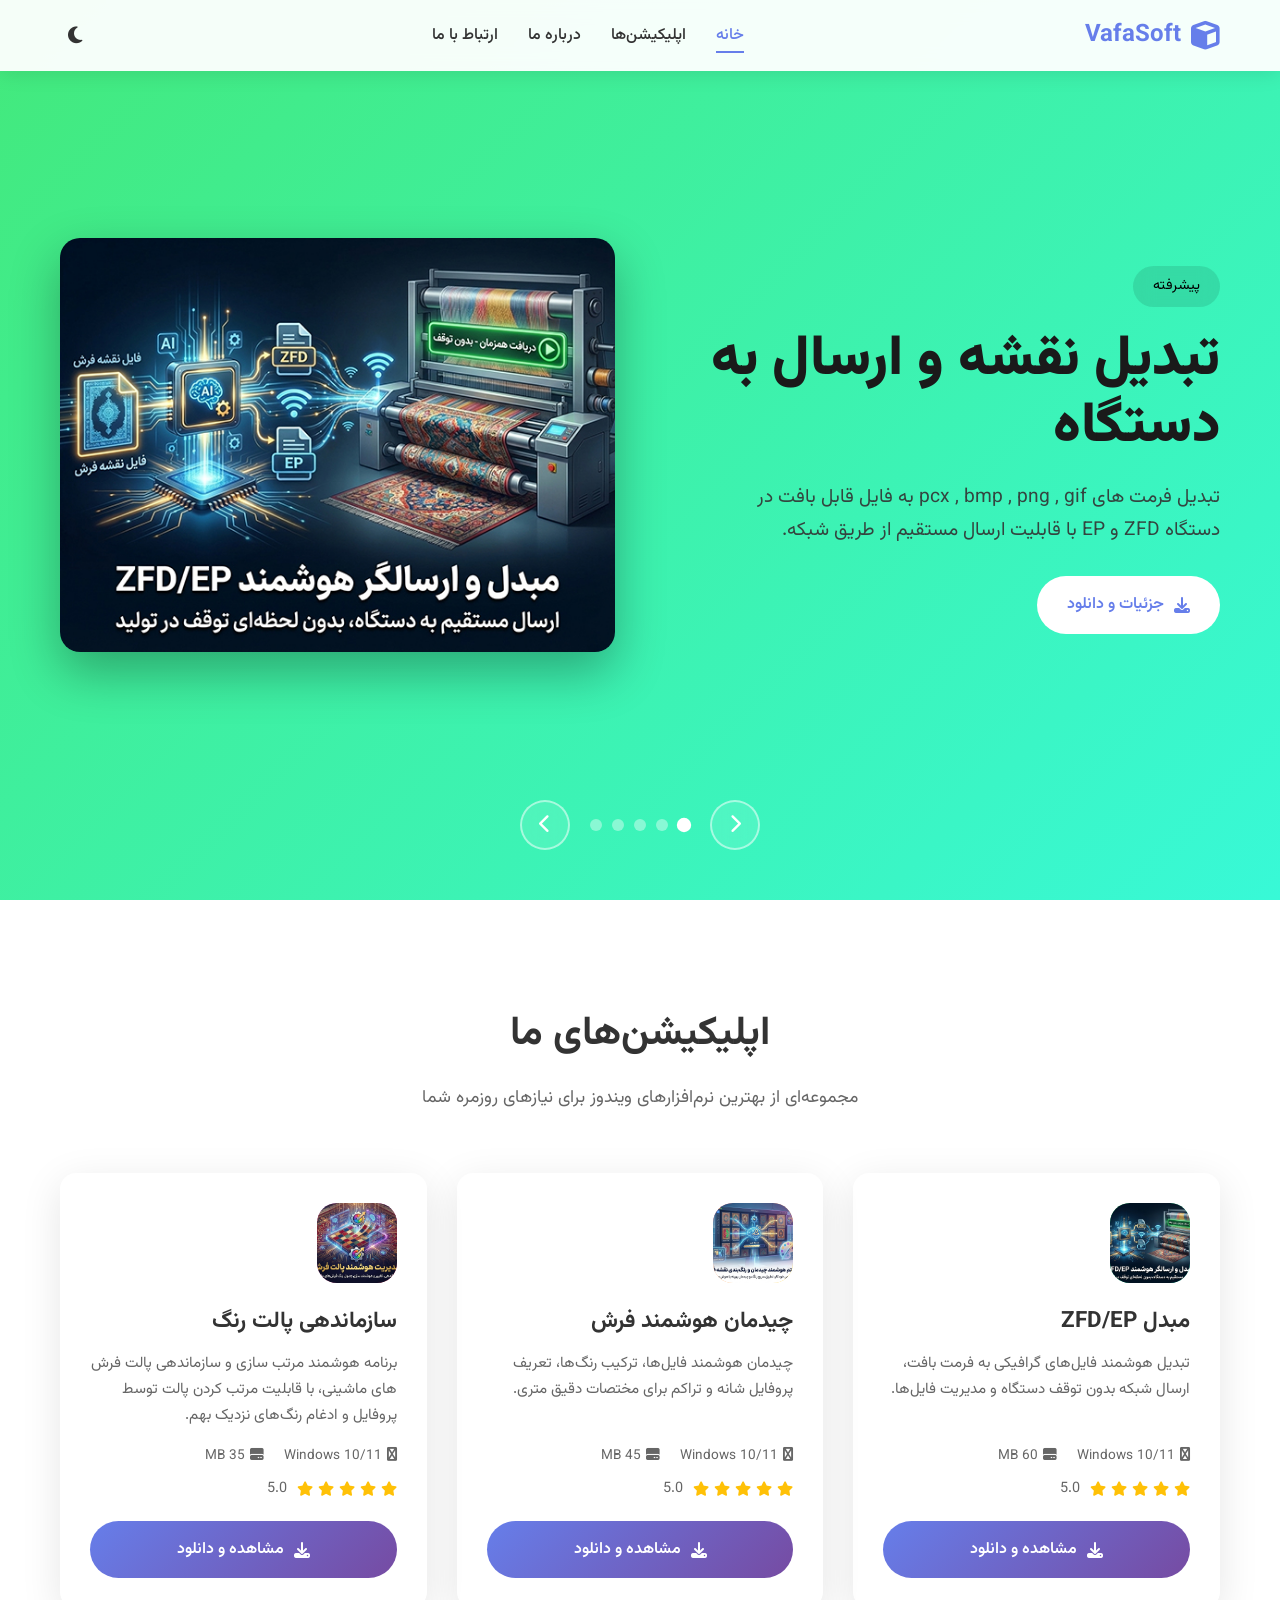
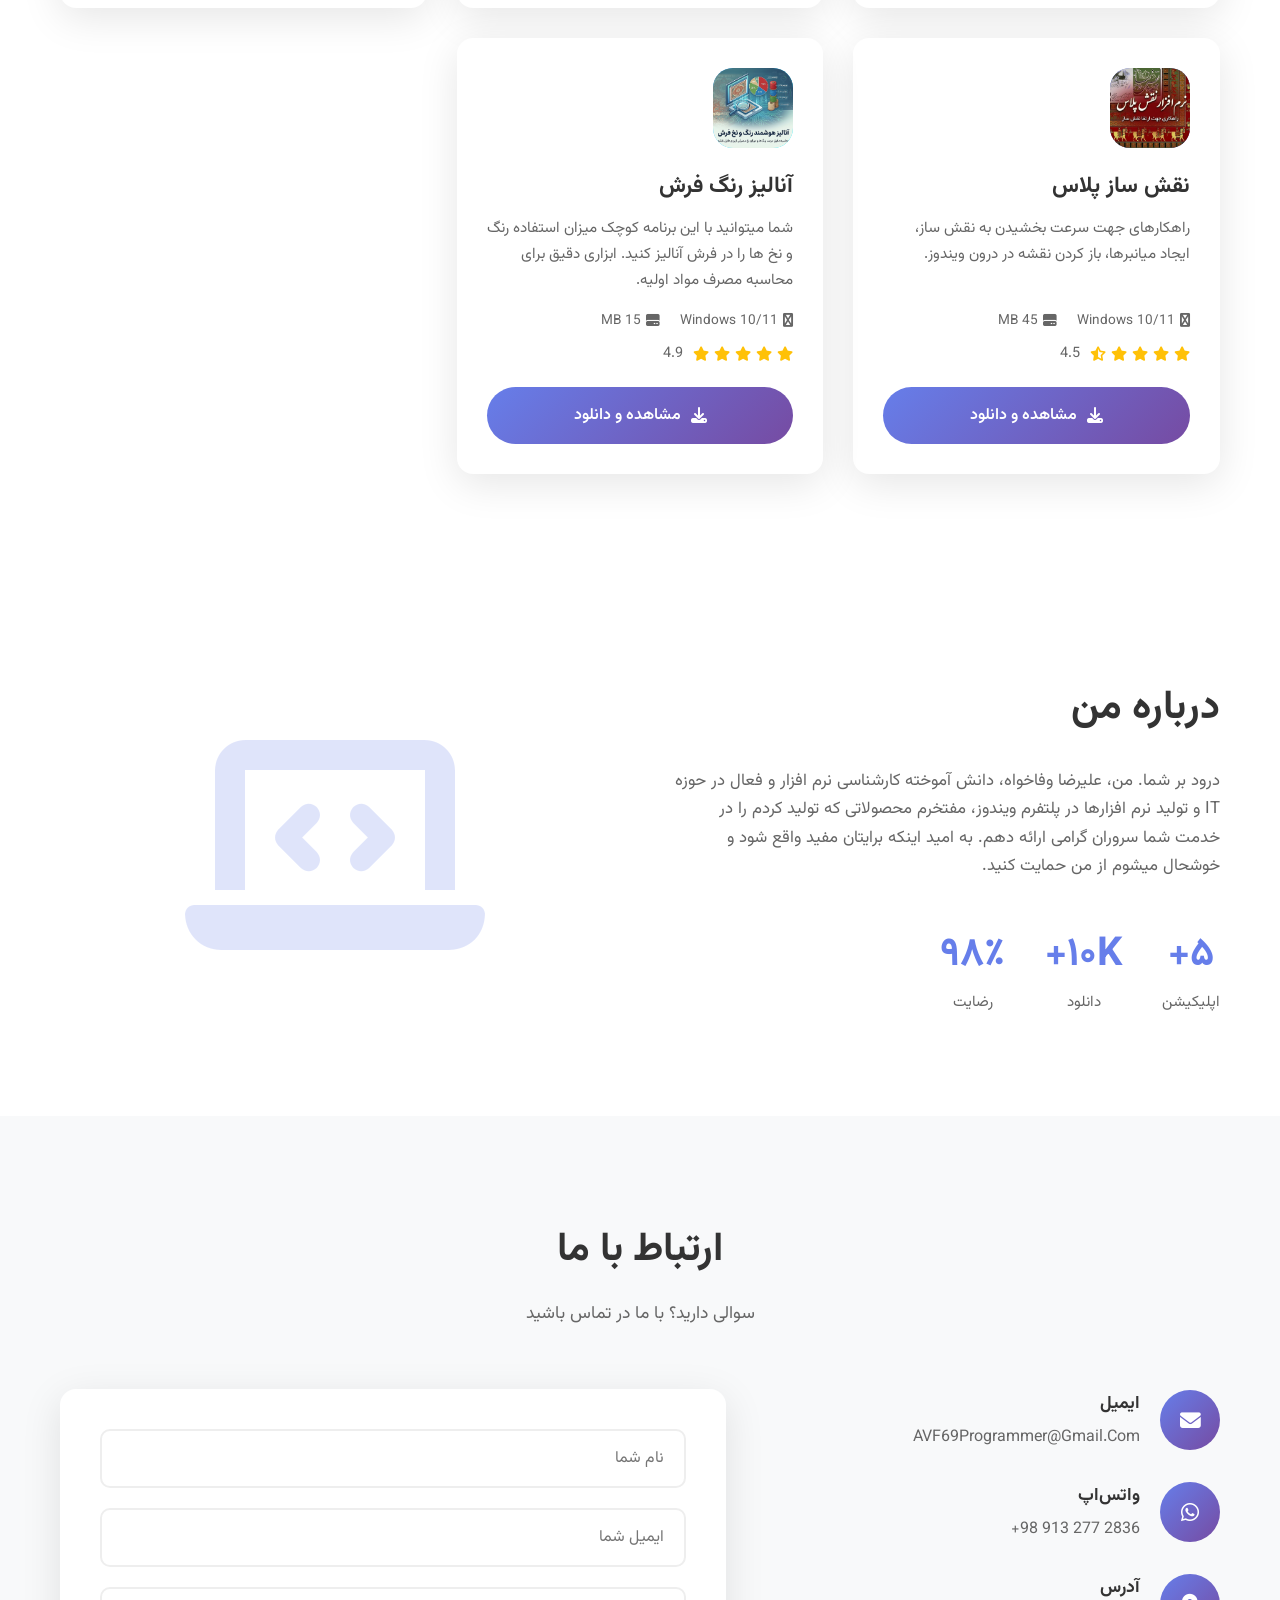
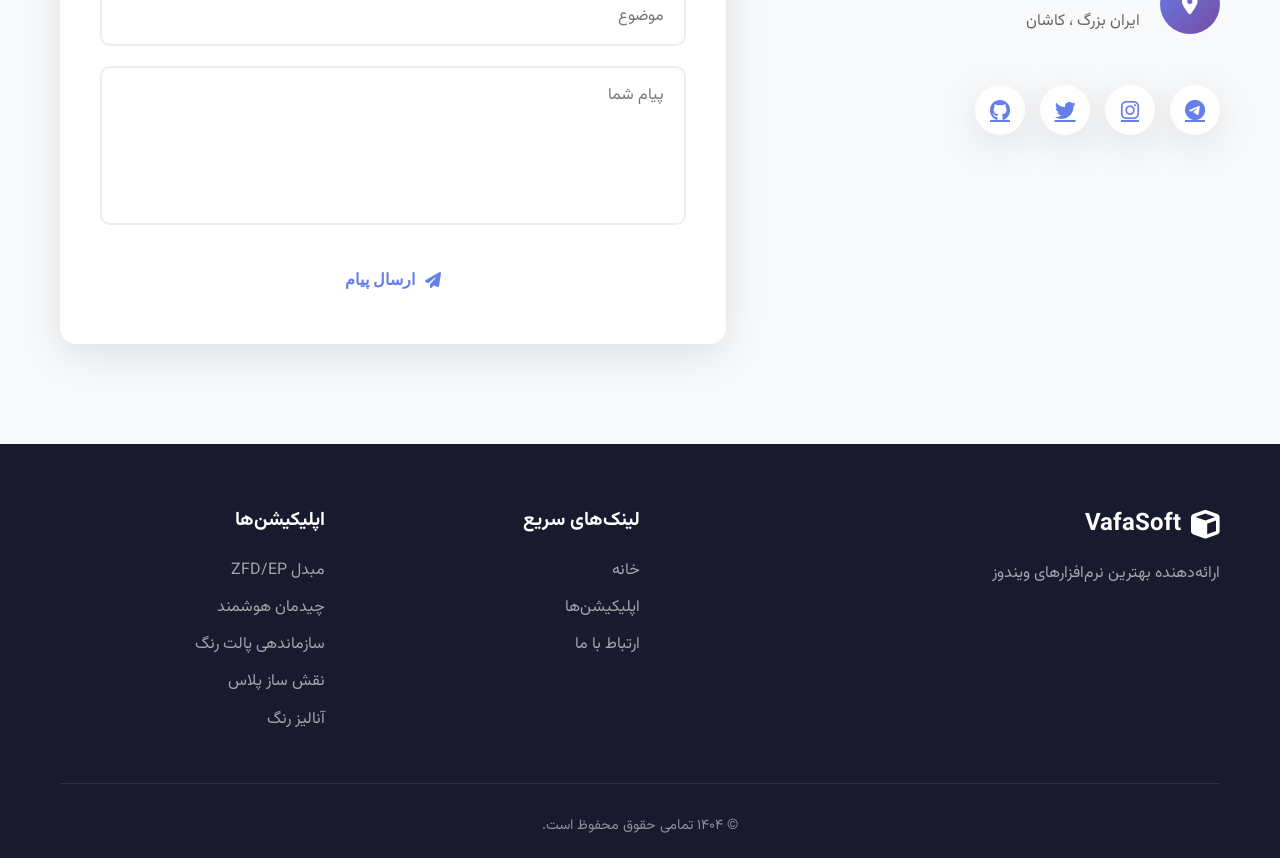
<file: index.html>
<!DOCTYPE html>
<html lang="fa" dir="rtl">

<head>
    <meta charset="UTF-8">
    <meta name="viewport" content="width=device-width, initial-scale=1.0">
    <title>VafaSoft | اپلیکیشن‌های تخصصی ویندوز</title>
    <link rel="stylesheet" href="css/style.css">
    <link rel="stylesheet" href="https://cdnjs.cloudflare.com/ajax/libs/font-awesome/6.4.0/css/all.min.css">
    <link href="https://fonts.googleapis.com/css2?family=Vazirmatn:wght@300;400;500;700;900&display=swap"
        rel="stylesheet">
    <script>
        (function () {
            const savedTheme = localStorage.getItem('theme');
            const systemTheme = window.matchMedia('(prefers-color-scheme: dark)').matches ? 'dark' : 'light';
            if (savedTheme === 'dark' || (!savedTheme && systemTheme === 'dark')) {
                document.documentElement.setAttribute('data-theme', 'dark');
            }
        })();
    </script>
</head>

<body>
    <!-- Navigation -->
    <nav class="navbar" id="navbar">
        <div class="container">
            <a href="#" class="logo">
                <i class="fas fa-cube"></i>
                <span>VafaSoft</span>
            </a>
            <ul class="nav-links" id="nav-links">
                <li><a href="#home" class="active">خانه</a></li>
                <li><a href="#apps">اپلیکیشن‌ها</a></li>
                <li><a href="#about">درباره ما</a></li>
                <li><a href="#contact">ارتباط با ما</a></li>
            </ul>
            <div class="nav-extras">
                <button class="theme-toggle" id="theme-toggle" aria-label="Toggle Theme">
                    <i class="fas fa-moon"></i>
                </button>
                <button class="menu-toggle" id="menu-toggle">
                    <i class="fas fa-bars"></i>
                </button>
            </div>
        </div>
    </nav>

    <!-- Hero Slider -->
    <header class="hero" id="home">
        <div class="slider" id="slider">
            <!-- Slide 1 -->
            <div class="slide active" data-app="4">
                <div class="slide-bg" style="background: linear-gradient(135deg, #43e97b 0%, #38f9d7 100%);"></div>
                <div class="slide-content">
                    <div class="container">
                        <div class="slide-text">
                            <span class="badge">پیشرفته</span>
                            <h1>تبدیل نقشه و ارسال به دستگاه</h1>
                            <p>تبدیل فرمت های pcx , bmp , png , gif به فایل قابل بافت در دستگاه ZFD و EP با قابلیت ارسال
                                مستقیم از طریق شبکه.</p>
                            <a href="app-zfd-converter.html" class="btn btn-primary">
                                <i class="fas fa-download"></i>
                                جزئیات و دانلود
                            </a>
                        </div>
                        <div class="slide-image">
                            <a href="app-zfd-converter.html" class="hero-img-link" title="مشاهده جزئیات و دانلود مبدل ZFD/EP">
                                <img src="apps/ZFD_Converter.jpg" alt="Vafa ZFD/EP Convertor" class="hero-img">
                            </a>
                        </div>
                    </div>
                </div>
            </div>

            <!-- Slide 2 -->
            <div class="slide" data-app="5">
                <div class="slide-bg" style="background: linear-gradient(135deg, #fa709a 0%, #fee140 100%);"></div>
                <div class="slide-content">
                    <div class="container">
                        <div class="slide-text">
                            <span class="badge">حرفه‌ای</span>
                            <h1>چیدمان هوشمند فرش</h1>
                            <p>نرم افزار هوشمند چیدمان فایل های بافت فرش در کنار هم، جهت استفاده در رول بافی و کنار بافی
                                و حتی پادری بافی.</p>
                            <a href="app-bmp-creator.html" class="btn btn-primary">
                                <i class="fas fa-download"></i>
                                جزئیات و دانلود
                            </a>
                        </div>
                        <div class="slide-image">
                            <a href="app-bmp-creator.html" class="hero-img-link" title="مشاهده جزئیات و دانلود چیدمان هوشمند فرش">
                                <img src="apps/Bmp-Creator.jpg" alt="Smart Layout Manager" class="hero-img">
                            </a>
                        </div>
                    </div>
                </div>
            </div>

            <!-- Slide 3 -->
            <div class="slide" data-app="2">
                <div class="slide-bg" style="background: linear-gradient(135deg, #f093fb 0%, #f5576c 100%);"></div>
                <div class="slide-content">
                    <div class="container">
                        <div class="slide-text">
                            <span class="badge">جدید</span>
                            <h1>سازماندهی پالت رنگ</h1>
                            <p>برنامه هوشمند مرتب سازی و سازماندهی پالت فرش های ماشینی، با قابلیت مرتب کردن پالت توسط
                                پروفایل</p>
                            <a href="app-pallet-reorder.html" class="btn btn-primary">
                                <i class="fas fa-download"></i>
                                جزئیات و دانلود
                            </a>
                        </div>
                        <div class="slide-image">
                            <a href="app-pallet-reorder.html" class="hero-img-link" title="مشاهده جزئیات و دانلود سازماندهی پالت رنگ">
                                <img src="apps/PalletReorder.jpg" alt="Pallet Reorder" class="hero-img">
                            </a>
                        </div>
                    </div>
                </div>
            </div>

            <!-- Slide 4 -->
            <div class="slide" data-app="1">
                <div class="slide-bg" style="background: linear-gradient(135deg, #667eea 0%, #764ba2 100%);"></div>
                <div class="slide-content">
                    <div class="container">
                        <div class="slide-text">
                            <span class="badge">جدید</span>
                            <h1>نقش ساز پلاس</h1>
                            <p>راهکارهای جهت سرعت بخشیدن به نقش ساز، ایجاد میانبرها، باز کردن نقشه در درون ویندوز و
                                امکانات بی‌نظیر دیگر.</p>
                            <a href="app-naghshsaz.html" class="btn btn-primary">
                                <i class="fas fa-download"></i>
                                جزئیات و دانلود
                            </a>
                        </div>
                        <div class="slide-image">
                            <a href="app-naghshsaz.html" class="hero-img-link" title="مشاهده جزئیات و دانلود نقش ساز پلاس">
                                <img src="apps/naghshsaz.jpg" alt="Naghsh Saz" class="hero-img">
                            </a>
                        </div>
                    </div>
                </div>
            </div>

            <!-- Slide 5 -->
            <div class="slide" data-app="3">
                <div class="slide-bg" style="background: linear-gradient(135deg, #4facfe 0%, #00f2fe 100%);"></div>
                <div class="slide-content">
                    <div class="container">
                        <div class="slide-text">
                            <span class="badge">کاربردی</span>
                            <h1>آنالیز رنگ فرش</h1>
                            <p>شما میتوانیم با این برنامه کوچک میزان استفاده رنگ و نخ ها را در فرش آنالیز کنید.</p>
                            <a href="app-color-analyser.html" class="btn btn-primary">
                                <i class="fas fa-download"></i>
                                جزئیات و دانلود
                            </a>
                        </div>
                        <div class="slide-image">
                            <a href="app-color-analyser.html" class="hero-img-link" title="مشاهده جزئیات و دانلود آنالیز رنگ فرش">
                                <img src="apps/ColorAnalyser.jpg" alt="Color Analyser" class="hero-img">
                            </a>
                        </div>
                    </div>
                </div>
            </div>
        </div>

        <!-- Slider Controls -->
        <div class="slider-controls">
            <button class="slider-btn prev" id="prev-btn">
                <i class="fas fa-chevron-right"></i>
            </button>
            <div class="slider-dots" id="slider-dots">
                <span class="dot active" data-slide="0"></span>
                <span class="dot" data-slide="1"></span>
                <span class="dot" data-slide="2"></span>
                <span class="dot" data-slide="3"></span>
                <span class="dot" data-slide="4"></span>
            </div>
            <button class="slider-btn next" id="next-btn">
                <i class="fas fa-chevron-left"></i>
            </button>
        </div>
    </header>

    <!-- Apps Section -->
    <section class="apps-section" id="apps">
        <div class="container">
            <div class="section-header">
                <h2>اپلیکیشن‌های ما</h2>
                <p>مجموعه‌ای از بهترین نرم‌افزارهای ویندوز برای نیازهای روزمره شما</p>
            </div>

            <div class="apps-grid">
                <!-- App 4 -->
                <div class="app-card" id="app4">
                    <div class="app-icon" style="background: linear-gradient(135deg, #43e97b 0%, #38f9d7 100%);">
                        <img src="apps/ZFD_Converter.jpg" alt="Vafa ZFD/EP Convertor"
                            style="width: 100%; height: 100%; object-fit: cover; border-radius: 20px;">
                    </div>
                    <div class="app-info">
                        <h3>مبدل ZFD/EP</h3>
                        <p>تبدیل هوشمند فایل‌های گرافیکی به فرمت بافت، ارسال شبکه بدون توقف دستگاه و مدیریت فایل‌ها.</p>
                        <div class="app-meta">
                            <span><i class="fas fa-windows"></i> Windows 10/11</span>
                            <span><i class="fas fa-hdd"></i> 60 MB</span>
                        </div>
                        <div class="app-rating">
                            <i class="fas fa-star"></i>
                            <i class="fas fa-star"></i>
                            <i class="fas fa-star"></i>
                            <i class="fas fa-star"></i>
                            <i class="fas fa-star"></i>
                            <span>5.0</span>
                        </div>
                    </div>
                    <a href="app-zfd-converter.html" class="btn btn-download">
                        <i class="fas fa-download"></i>
                        مشاهده و دانلود
                    </a>
                </div>

                <!-- App 5 -->
                <div class="app-card" id="app5">
                    <div class="app-icon" style="background: linear-gradient(135deg, #fa709a 0%, #fee140 100%);">
                        <img src="apps/Bmp-Creator.jpg" alt="Smart Layout Manager"
                            style="width: 100%; height: 100%; object-fit: cover; border-radius: 20px;">
                    </div>
                    <div class="app-info">
                        <h3>چیدمان هوشمند فرش</h3>
                        <p>چیدمان هوشمند فایل‌ها، ترکیب رنگ‌ها، تعریف پروفایل شانه و تراکم برای مختصات دقیق متری.</p>
                        <div class="app-meta">
                            <span><i class="fas fa-windows"></i> Windows 10/11</span>
                            <span><i class="fas fa-hdd"></i> 45 MB</span>
                        </div>
                        <div class="app-rating">
                            <i class="fas fa-star"></i>
                            <i class="fas fa-star"></i>
                            <i class="fas fa-star"></i>
                            <i class="fas fa-star"></i>
                            <i class="fas fa-star"></i>
                            <span>5.0</span>
                        </div>
                    </div>
                    <a href="app-bmp-creator.html" class="btn btn-download">
                        <i class="fas fa-download"></i>
                        مشاهده و دانلود
                    </a>
                </div>

                <!-- App 2 -->
                <div class="app-card" id="app2">
                    <div class="app-icon" style="background: linear-gradient(135deg, #f093fb 0%, #f5576c 100%);">
                        <img src="apps/PalletReorder.jpg" alt="Pallet Reorder"
                            style="width: 100%; height: 100%; object-fit: cover; border-radius: 20px;">
                    </div>
                    <div class="app-info">
                        <h3>سازماندهی پالت رنگ</h3>
                        <p>برنامه هوشمند مرتب سازی و سازماندهی پالت فرش های ماشینی، با قابلیت مرتب کردن پالت توسط
                            پروفایل و ادغام رنگ‌های نزدیک بهم.</p>
                        <div class="app-meta">
                            <span><i class="fas fa-windows"></i> Windows 10/11</span>
                            <span><i class="fas fa-hdd"></i> 35 MB</span>
                        </div>
                        <div class="app-rating">
                            <i class="fas fa-star"></i>
                            <i class="fas fa-star"></i>
                            <i class="fas fa-star"></i>
                            <i class="fas fa-star"></i>
                            <i class="fas fa-star"></i>
                            <span>5.0</span>
                        </div>
                    </div>
                    <a href="app-pallet-reorder.html" class="btn btn-download">
                        <i class="fas fa-download"></i>
                        مشاهده و دانلود
                    </a>
                </div>

                <!-- App 1 -->
                <div class="app-card" id="app1">
                    <div class="app-icon" style="background: linear-gradient(135deg, #667eea 0%, #764ba2 100%);">
                        <img src="apps/naghshsaz.jpg" alt="Naghsh Saz"
                            style="width: 100%; height: 100%; object-fit: cover; border-radius: 20px;">
                    </div>
                    <div class="app-info">
                        <h3>نقش ساز پلاس</h3>
                        <p>راهکارهای جهت سرعت بخشیدن به نقش ساز، ایجاد میانبرها، باز کردن نقشه در درون ویندوز.</p>


                        <div class="app-meta">
                            <span><i class="fas fa-windows"></i> Windows 10/11</span>
                            <span><i class="fas fa-hdd"></i> 45 MB</span>
                        </div>
                        <div class="app-rating">
                            <i class="fas fa-star"></i>
                            <i class="fas fa-star"></i>
                            <i class="fas fa-star"></i>
                            <i class="fas fa-star"></i>
                            <i class="fas fa-star-half-alt"></i>
                            <span>4.5</span>
                        </div>
                    </div>
                    <a href="app-naghshsaz.html" class="btn btn-download">
                        <i class="fas fa-download"></i>
                        مشاهده و دانلود
                    </a>
                </div>

                <!-- App 3 -->
                <div class="app-card" id="app3">
                    <div class="app-icon" style="background: linear-gradient(135deg, #4facfe 0%, #00f2fe 100%);">
                        <img src="apps/ColorAnalyser.jpg" alt="Color Analyser"
                            style="width: 100%; height: 100%; object-fit: cover; border-radius: 20px;">
                    </div>
                    <div class="app-info">
                        <h3>آنالیز رنگ فرش</h3>
                        <p>شما میتوانید با این برنامه کوچک میزان استفاده رنگ و نخ ها را در فرش آنالیز کنید. ابزاری دقیق
                            برای محاسبه مصرف مواد اولیه.</p>
                        <div class="app-meta">
                            <span><i class="fas fa-windows"></i> Windows 10/11</span>
                            <span><i class="fas fa-hdd"></i> 15 MB</span>
                        </div>
                        <div class="app-rating">
                            <i class="fas fa-star"></i>
                            <i class="fas fa-star"></i>
                            <i class="fas fa-star"></i>
                            <i class="fas fa-star"></i>
                            <i class="fas fa-star"></i>
                            <span>4.9</span>
                        </div>
                    </div>
                    <a href="app-color-analyser.html" class="btn btn-download">
                        <i class="fas fa-download"></i>
                        مشاهده و دانلود
                    </a>
                </div>
            </div>
        </div>
    </section>

    <!-- About Section -->
    <section class="about-section" id="about">
        <div class="container">
            <div class="about-content">
                <div class="about-text">
                    <h2>درباره من</h2>
                    <p>درود بر شما. من، علیرضا وفاخواه، دانش آموخته کارشناسی نرم افزار و فعال در حوزه IT و تولید نرم
                        افزارها در پلتفرم ویندوز، مفتخرم محصولاتی که تولید کردم را در خدمت شما سروران گرامی ارائه دهم.
                        به امید اینکه برایتان مفید واقع شود و خوشحال میشوم از من حمایت کنید.</p>
                    <div class="about-stats">
                        <div class="stat">
                            <span class="stat-number">۵+</span>
                            <span class="stat-label">اپلیکیشن</span>
                        </div>
                        <div class="stat">
                            <span class="stat-number">۱۰K+</span>
                            <span class="stat-label">دانلود</span>
                        </div>
                        <div class="stat">
                            <span class="stat-number">۹۸٪</span>
                            <span class="stat-label">رضایت</span>
                        </div>
                    </div>
                </div>
                <div class="about-image">
                    <i class="fas fa-laptop-code"></i>
                </div>
            </div>
        </div>
    </section>

    <!-- Contact Section -->
    <section class="contact-section" id="contact">
        <div class="container">
            <div class="section-header">
                <h2>ارتباط با ما</h2>
                <p>سوالی دارید؟ با ما در تماس باشید</p>
            </div>

            <div class="contact-content">
                <div class="contact-info">
                    <div class="contact-item">
                        <i class="fas fa-envelope"></i>
                        <div>
                            <h4>ایمیل</h4>
                            <p>AVF69Programmer@Gmail.Com</p>
                        </div>
                    </div>
                    <a href="https://wa.me/989132772836" target="_blank" class="contact-item"
                        style="text-decoration: none; color: inherit;">
                        <i class="fab fa-whatsapp"></i>
                        <div>
                            <h4>واتس‌اپ</h4>
                            <p style="direction: ltr; text-align: right;">+98 913 277 2836</p>
                        </div>
                    </a>
                    <div class="contact-item">
                        <i class="fas fa-map-marker-alt"></i>
                        <div>
                            <h4>آدرس</h4>
                            <p>ایران بزرگ ، کاشان</p>
                        </div>
                    </div>
                    <div class="social-links">
                        <a href="#"><i class="fab fa-telegram"></i></a>
                        <a href="#"><i class="fab fa-instagram"></i></a>
                        <a href="#"><i class="fab fa-twitter"></i></a>
                        <a href="#"><i class="fab fa-github"></i></a>
                    </div>
                </div>

                <form class="contact-form" id="contact-form">
                    <div class="form-group">
                        <input type="text" name="name" placeholder="نام شما" required>
                    </div>
                    <div class="form-group">
                        <input type="email" name="email" placeholder="ایمیل شما" required>
                    </div>
                    <div class="form-group">
                        <input type="text" name="_subject" placeholder="موضوع">
                    </div>
                    <div class="form-group">
                        <textarea name="message" placeholder="پیام شما" rows="5" required></textarea>
                    </div>
                    <button type="submit" class="btn btn-primary">
                        <i class="fas fa-paper-plane"></i>
                        ارسال پیام
                    </button>
                </form>
            </div>
        </div>
    </section>

    <!-- Footer -->
    <footer class="footer">
        <div class="container">
            <div class="footer-content">
                <div class="footer-brand">
                    <a href="#" class="logo">
                        <i class="fas fa-cube"></i>
                        <span>VafaSoft</span>
                    </a>
                    <p>ارائه‌دهنده بهترین نرم‌افزارهای ویندوز</p>
                </div>
                <div class="footer-links">
                    <h4>لینک‌های سریع</h4>
                    <ul>
                        <li><a href="#home">خانه</a></li>
                        <li><a href="#apps">اپلیکیشن‌ها</a></li>
                        <li><a href="#contact">ارتباط با ما</a></li>
                    </ul>
                </div>
                <div class="footer-links">
                    <h4>اپلیکیشن‌ها</h4>
                    <ul>
                        <li><a href="app-zfd-converter.html">مبدل ZFD/EP</a></li>
                        <li><a href="app-bmp-creator.html">چیدمان هوشمند</a></li>
                        <li><a href="app-pallet-reorder.html">سازماندهی پالت رنگ</a></li>
                        <li><a href="app-naghshsaz.html">نقش ساز پلاس</a></li>
                        <li><a href="app-color-analyser.html">آنالیز رنگ</a></li>
                    </ul>
                </div>
            </div>
            <div class="footer-bottom">
                <p>© ۱۴۰۴ تمامی حقوق محفوظ است.</p>
            </div>
        </div>
    </footer>

    <!-- Back to Top -->
    <button class="back-to-top" id="back-to-top">
        <i class="fas fa-arrow-up"></i>
    </button>

    <script src="js/main.js"></script>
</body>

</html>
</file>
<file: css/style.css>
/* ===== Base Styles ===== */
* {
    margin: 0;
    padding: 0;
    box-sizing: border-box;
}

:root {
    --primary-color: #667eea;
    --secondary-color: #764ba2;
    --text-color: #333;
    --text-light: #666;
    --bg-color: #f8f9fa;
    --white: #fff;
    --surface-color: #fff;
    --navbar-bg: rgba(255, 255, 255, 0.95);
    --border-color: #eee;
    --input-bg: #fff;
    --shadow: 0 10px 40px rgba(0, 0, 0, 0.1);
    --shadow-hover: 0 20px 60px rgba(0, 0, 0, 0.15);
    --transition: all 0.3s ease;
    --border-radius: 16px;
}

[data-theme="dark"] {
    --primary-color: #8c9eff;
    --secondary-color: #b794f4;
    --text-color: #e0e0e0;
    --text-light: #b0b0b0;
    --bg-color: #121212;
    --surface-color: #1e1e2f;
    --navbar-bg: rgba(30, 30, 47, 0.95);
    --border-color: #2d2d44;
    --input-bg: #121212;
    --shadow: 0 10px 40px rgba(0, 0, 0, 0.5);
    --shadow-hover: 0 20px 60px rgba(0, 0, 0, 0.6);
}

html {
    scroll-behavior: smooth;
}

body {
    font-family: 'Vazirmatn', sans-serif;
    background-color: var(--bg-color);
    color: var(--text-color);
    line-height: 1.7;
    overflow-x: hidden;
    transition: background-color 0.3s ease, color 0.3s ease;
}

.container {
    max-width: 1200px;
    margin: 0 auto;
    padding: 0 20px;
}

/* ===== Navbar ===== */
.navbar {
    position: fixed;
    top: 0;
    left: 0;
    right: 0;
    z-index: 1000;
    background: var(--navbar-bg);
    backdrop-filter: blur(10px);
    box-shadow: 0 2px 20px rgba(0, 0, 0, 0.1);
    transition: var(--transition);
}

.navbar .container {
    display: flex;
    justify-content: space-between;
    align-items: center;
    padding: 15px 20px;
}

.logo {
    display: flex;
    align-items: center;
    gap: 10px;
    text-decoration: none;
    font-size: 1.5rem;
    font-weight: 700;
    color: var(--primary-color);
}

.logo i {
    font-size: 1.8rem;
}

.nav-links {
    display: flex;
    list-style: none;
    gap: 30px;
}

.nav-links a {
    text-decoration: none;
    color: var(--text-color);
    font-weight: 500;
    transition: var(--transition);
    position: relative;
}

.nav-links a::after {
    content: '';
    position: absolute;
    bottom: -5px;
    right: 0;
    width: 0;
    height: 2px;
    background: var(--primary-color);
    transition: var(--transition);
}

.nav-links a:hover::after,
.nav-links a.active::after {
    width: 100%;
}

.nav-links a:hover,
.nav-links a.active {
    color: var(--primary-color);
}

.nav-extras {
    display: flex;
    align-items: center;
    gap: 15px;
}

.menu-toggle {
    display: none;
    background: none;
    border: none;
    font-size: 1.5rem;
    color: var(--text-color);
    cursor: pointer;
}

.theme-toggle {
    background: none;
    border: none;
    color: var(--text-color);
    font-size: 1.2rem;
    cursor: pointer;
    padding: 8px;
    border-radius: 50%;
    transition: var(--transition);
    display: flex;
    align-items: center;
    justify-content: center;
}

.theme-toggle:hover {
    background: rgba(0,0,0,0.05);
    color: var(--primary-color);
}

[data-theme="dark"] .theme-toggle:hover {
    background: rgba(255,255,255,0.1);
}

/* ===== Hero Slider ===== */
.hero {
    position: relative;
    height: 100vh;
    min-height: 660px;
    overflow: hidden;
}

.slider {
    position: relative;
    height: 100%;
}

.slide {
    position: absolute;
    top: 0;
    left: 0;
    width: 100%;
    height: 100%;
    opacity: 0;
    visibility: hidden;
    transition: opacity 0.8s ease, visibility 0.8s ease;
    cursor: default;
}

.slide.active {
    opacity: 1;
    visibility: visible;
}

.slide-bg {
    position: absolute;
    top: 0;
    left: 0;
    width: 100%;
    height: 100%;
}

.slide-content {
    position: relative;
    height: 100%;
    display: flex;
    align-items: center;
    z-index: 1;
}

.slide-content .container {
    display: flex;
    justify-content: space-between;
    align-items: center;
    gap: 50px;
}

.slide-text {
    flex: 1;
    color: var(--white);
    user-select: text;
}

.badge {
    display: inline-block;
    background: rgba(255, 255, 255, 0.2);
    padding: 8px 20px;
    border-radius: 50px;
    font-size: 0.9rem;
    margin-bottom: 20px;
    backdrop-filter: blur(10px);
}

.slide-text h1 {
    font-size: 3.5rem;
    font-weight: 900;
    margin-bottom: 20px;
    line-height: 1.2;
}

.slide-text p {
    font-size: 1.2rem;
    opacity: 0.9;
    margin-bottom: 30px;
    max-width: 500px;
}

.slide-image {
    flex: 1;
    display: flex;
    justify-content: center;
    align-items: center;
}

.slide-image i {
    font-size: 15rem;
    color: rgba(255, 255, 255, 0.3);
    animation: float 3s ease-in-out infinite;
}

.hero-img-link {
    display: inline-block;
    cursor: pointer;
    text-decoration: none;
    border-radius: 20px;
    transition: transform 0.3s ease;
}

.hero-img-link:hover .hero-img {
    box-shadow: 0 25px 60px rgba(0, 0, 0, 0.45);
}

.hero-img {
    max-width: 100%;
    height: auto;
    max-height: 520px;
    border-radius: 20px;
    box-shadow: 0 20px 50px rgba(0, 0, 0, 0.3);
    animation: float 3s ease-in-out infinite;
    object-fit: cover;
    cursor: pointer;
}

@keyframes float {
    0%, 100% { transform: translateY(0); }
    50% { transform: translateY(-20px); }
}

/* Slider Controls */
.slider-controls {
    position: absolute;
    bottom: 50px;
    left: 50%;
    transform: translateX(-50%);
    display: flex;
    align-items: center;
    gap: 20px;
    z-index: 10;
}

.slider-btn {
    width: 50px;
    height: 50px;
    border-radius: 50%;
    border: 2px solid rgba(255, 255, 255, 0.5);
    background: rgba(255, 255, 255, 0.1);
    color: var(--white);
    font-size: 1.2rem;
    cursor: pointer;
    transition: var(--transition);
    backdrop-filter: blur(10px);
}

.slider-btn:hover {
    background: var(--white);
    color: var(--primary-color);
}

.slider-dots {
    display: flex;
    gap: 10px;
}

.dot {
    width: 12px;
    height: 12px;
    border-radius: 50%;
    background: rgba(255, 255, 255, 0.4);
    cursor: pointer;
    transition: var(--transition);
    position: relative;
}

.dot::after {
    content: '';
    position: absolute;
    top: -10px;
    left: -10px;
    right: -10px;
    bottom: -10px;
}

.dot.active {
    background: var(--white);
    transform: scale(1.2);
}

/* ===== Buttons ===== */
.btn {
    display: inline-flex;
    align-items: center;
    gap: 10px;
    padding: 15px 30px;
    border-radius: 50px;
    text-decoration: none;
    font-weight: 600;
    font-size: 1rem;
    transition: var(--transition);
    border: none;
    cursor: pointer;
}

.btn-primary {
    background: var(--white);
    color: var(--primary-color);
}

.btn-primary:hover {
    transform: translateY(-3px);
    box-shadow: 0 10px 30px rgba(0, 0, 0, 0.2);
}

.btn-download {
    background: linear-gradient(135deg, var(--primary-color), var(--secondary-color));
    color: var(--white);
    width: 100%;
    justify-content: center;
}

.btn-download:hover {
    transform: translateY(-3px);
    box-shadow: 0 10px 30px rgba(102, 126, 234, 0.4);
}

/* ===== Section Styles ===== */
.section-header {
    text-align: center;
    margin-bottom: 60px;
}

.section-header h2 {
    font-size: 2.5rem;
    font-weight: 700;
    margin-bottom: 15px;
    color: var(--text-color);
}

.section-header p {
    font-size: 1.1rem;
    color: var(--text-light);
}

/* ===== Apps Section ===== */
.apps-section {
    padding: 100px 0;
    background: var(--surface-color);
}

.apps-grid {
    display: grid;
    grid-template-columns: repeat(auto-fit, minmax(350px, 1fr));
    gap: 30px;
}

.app-card {
    background: var(--surface-color);
    border-radius: var(--border-radius);
    padding: 30px;
    box-shadow: var(--shadow);
    transition: var(--transition);
    display: flex;
    flex-direction: column;
    gap: 20px;
    height: 100%;
}

.app-card:hover {
    transform: translateY(-10px);
    box-shadow: var(--shadow-hover);
}

.app-icon {
    width: 80px;
    height: 80px;
    border-radius: 20px;
    display: flex;
    align-items: center;
    justify-content: center;
    flex-shrink: 0;
}

.app-icon i {
    font-size: 2.5rem;
    color: var(--white);
}

.app-info {
    flex: 1;
    display: flex;
    flex-direction: column;
}

.app-info h3 {
    font-size: 1.4rem;
    margin-bottom: 10px;
}

.app-info p {
    color: var(--text-light);
    font-size: 0.95rem;
    margin-bottom: 15px;
}

.app-screenshots-grid {
    display: grid;
    grid-template-columns: repeat(3, 1fr);
    gap: 10px;
    margin-bottom: 15px;
}

.app-screenshots-grid img {
    width: 100%;
    height: auto;
    aspect-ratio: 16/9;
    object-fit: cover;
    border-radius: 8px;
    cursor: pointer;
    transition: var(--transition);
}

.app-screenshots-grid img:hover {
    transform: scale(1.05);
}

@media (max-width: 480px) {
    .app-screenshots-grid {
        grid-template-columns: 1fr;
    }
    
    .app-screenshots-grid img {
        aspect-ratio: auto;
    }
}

.app-meta {
    display: flex;
    gap: 20px;
    font-size: 0.85rem;
    color: var(--text-light);
    margin-top: auto;
}

.app-meta span {
    display: flex;
    align-items: center;
    gap: 5px;
}

.app-rating {
    display: flex;
    align-items: center;
    gap: 5px;
    margin-top: 10px;
}

.app-rating i {
    color: #ffc107;
    font-size: 0.9rem;
}

.app-rating span {
    color: var(--text-light);
    font-size: 0.9rem;
    margin-right: 5px;
}

/* ===== About Section ===== */
.about-section {
    padding: 100px 0;
    background: var(--surface-color);
}

.about-content {
    display: flex;
    align-items: center;
    gap: 60px;
}

.about-text {
    flex: 1;
}

.about-text h2 {
    font-size: 2.5rem;
    margin-bottom: 25px;
}

.about-text p {
    color: var(--text-light);
    margin-bottom: 20px;
    font-size: 1.05rem;
}

.about-stats {
    display: flex;
    gap: 40px;
    margin-top: 40px;
}

.stat {
    text-align: center;
}

.stat-number {
    display: block;
    font-size: 2.5rem;
    font-weight: 700;
    color: var(--primary-color);
}

.stat-label {
    color: var(--text-light);
    font-size: 0.95rem;
}

.about-image {
    flex: 1;
    display: flex;
    justify-content: center;
    align-items: center;
}

.about-image i {
    font-size: 15rem;
    color: var(--primary-color);
    opacity: 0.2;
}

/* ===== Contact Section ===== */
.contact-section {
    padding: 100px 0;
    background: var(--bg-color);
}

.contact-content {
    display: grid;
    grid-template-columns: 1fr 1.5fr;
    gap: 50px;
}

.contact-info {
    display: flex;
    flex-direction: column;
    gap: 30px;
}

.contact-item {
    display: flex;
    align-items: center;
    gap: 20px;
}

.contact-item i {
    width: 60px;
    height: 60px;
    background: linear-gradient(135deg, var(--primary-color), var(--secondary-color));
    border-radius: 50%;
    display: flex;
    align-items: center;
    justify-content: center;
    color: var(--white);
    font-size: 1.3rem;
}

.contact-item h4 {
    font-size: 1.1rem;
    margin-bottom: 5px;
}

.contact-item p {
    color: var(--text-light);
}

.social-links {
    display: flex;
    gap: 15px;
    margin-top: 20px;
}

.social-links a {
    width: 50px;
    height: 50px;
    background: var(--surface-color);
    border-radius: 50%;
    display: flex;
    align-items: center;
    justify-content: center;
    color: var(--primary-color);
    font-size: 1.3rem;
    transition: var(--transition);
    box-shadow: var(--shadow);
}

.social-links a:hover {
    background: var(--primary-color);
    color: var(--white);
    transform: translateY(-3px);
}

.contact-form {
    background: var(--surface-color);
    padding: 40px;
    border-radius: var(--border-radius);
    box-shadow: var(--shadow);
}

.form-group {
    margin-bottom: 20px;
}

.form-group input,
.form-group textarea {
    width: 100%;
    padding: 15px 20px;
    border: 2px solid var(--border-color);
    background: var(--input-bg);
    color: var(--text-color);
    border-radius: 10px;
    font-family: inherit;
    font-size: 1rem;
    transition: var(--transition);
    resize: none;
}

.form-group input:focus,
.form-group textarea:focus {
    outline: none;
    border-color: var(--primary-color);
}

.contact-form .btn {
    width: 100%;
    justify-content: center;
}

/* ===== Footer ===== */
.footer {
    background: #1a1a2e;
    color: var(--white);
    padding: 60px 0 20px;
}

.footer-content {
    display: grid;
    grid-template-columns: 2fr 1fr 1fr;
    gap: 50px;
    margin-bottom: 40px;
}

.footer-brand .logo {
    color: var(--white);
    margin-bottom: 15px;
}

.footer-brand p {
    color: rgba(255, 255, 255, 0.6);
}

.footer-links h4 {
    font-size: 1.2rem;
    margin-bottom: 20px;
}

.footer-links ul {
    list-style: none;
}

.footer-links li {
    margin-bottom: 10px;
}

.footer-links a {
    color: rgba(255, 255, 255, 0.6);
    text-decoration: none;
    transition: var(--transition);
}

.footer-links a:hover {
    color: var(--white);
}

.footer-bottom {
    text-align: center;
    padding-top: 30px;
    border-top: 1px solid rgba(255, 255, 255, 0.1);
}

.footer-bottom p {
    color: rgba(255, 255, 255, 0.5);
    font-size: 0.9rem;
}

/* ===== Back to Top ===== */
.back-to-top {
    position: fixed;
    bottom: 30px;
    left: 30px;
    width: 50px;
    height: 50px;
    background: linear-gradient(135deg, var(--primary-color), var(--secondary-color));
    color: var(--white);
    border: none;
    border-radius: 50%;
    font-size: 1.2rem;
    cursor: pointer;
    opacity: 0;
    visibility: hidden;
    transition: var(--transition);
    box-shadow: var(--shadow);
    z-index: 999;
}

.back-to-top.visible {
    opacity: 1;
    visibility: visible;
}

.back-to-top:hover {
    transform: translateY(-5px);
}

/* ===== App Page Styles ===== */
.app-page-header {
    padding: 150px 0 100px;
    background: linear-gradient(135deg, #667eea 0%, #764ba2 100%);
    position: relative;
    overflow: hidden;
    color: var(--white);
}

.header-bg-overlay {
    position: absolute;
    top: 0;
    left: 0;
    width: 100%;
    height: 100%;
    background: url('../apps/naghshsaz.jpg') no-repeat center center/cover;
    opacity: 0.1;
    z-index: 0;
}

.app-header-content {
    display: flex;
    align-items: center;
    gap: 60px;
    position: relative;
    z-index: 1;
}

.app-header-info {
    flex: 1;
}

.app-header-info h1 {
    font-size: 3.5rem;
    font-weight: 900;
    margin-bottom: 20px;
}

.app-header-info .lead {
    font-size: 1.2rem;
    opacity: 0.9;
    margin-bottom: 30px;
    line-height: 1.8;
}

.app-header-meta {
    display: flex;
    gap: 25px;
    margin-bottom: 35px;
    font-size: 0.95rem;
    opacity: 0.8;
}

.app-header-meta span {
    display: flex;
    align-items: center;
    gap: 8px;
}

.app-header-actions {
    display: flex;
    gap: 20px;
}

.app-header-image {
    flex: 1;
    display: flex;
    justify-content: center;
    align-items: center;
}

.main-app-img {
    max-width: 100%;
    border-radius: 20px;
    box-shadow: 0 25px 50px rgba(0, 0, 0, 0.4);
    transform: perspective(1000px) rotateX(0) rotateY(0);
    transition: transform 0.5s ease;
}

/* Hover effect is now handled by JavaScript for 3D tilt */

.btn-outline {
    background: transparent;
    border: 2px solid var(--white);
    color: var(--white);
}

.btn-outline:hover {
    background: var(--white);
    color: var(--primary-color);
}

/* Video Section */
.video-section {
    padding: 80px 0;
    background: var(--surface-color);
    border-bottom: 1px solid var(--border-color);
}

.video-container {
    max-width: 900px;
    margin: 0 auto;
    border-radius: 20px;
    overflow: hidden;
    box-shadow: var(--shadow);
}

.video-wrapper {
    position: relative;
    padding-bottom: 56.25%; /* 16:9 Aspect Ratio */
    height: 0;
    overflow: hidden;
}

.video-wrapper iframe {
    position: absolute;
    top: 0;
    left: 0;
    width: 100%;
    height: 100%;
    border: none;
}

/* App Details Section */
.app-details-section {
    padding: 80px 0;
    background: var(--bg-color);
}

.details-grid {
    display: grid;
    grid-template-columns: 2fr 1fr;
    gap: 40px;
}

.content-block {
    background: var(--surface-color);
    padding: 40px;
    border-radius: var(--border-radius);
    box-shadow: var(--shadow);
    margin-bottom: 30px;
}

.content-block h2 {
    font-size: 1.8rem;
    margin-bottom: 25px;
    color: var(--secondary-color);
    position: relative;
    padding-bottom: 15px;
}

.content-block h2::after {
    content: '';
    position: absolute;
    bottom: 0;
    right: 0;
    width: 60px;
    height: 4px;
    background: var(--primary-color);
    border-radius: 2px;
}

.feature-list {
    list-style: none;
    display: grid;
    gap: 30px;
}

.feature-list li {
    display: flex;
    gap: 20px;
    align-items: flex-start;
}

.feature-list i {
    font-size: 1.5rem;
    color: var(--primary-color);
    background: rgba(102, 126, 234, 0.1);
    padding: 15px;
    border-radius: 12px;
}

.feature-list h3 {
    font-size: 1.2rem;
    margin-bottom: 8px;
}

/* Sidebar Specs */
.specs-card {
    background: var(--surface-color);
    padding: 30px;
    border-radius: var(--border-radius);
    box-shadow: var(--shadow);
    position: sticky;
    top: 100px;
}

.specs-card h3 {
    font-size: 1.3rem;
    margin-bottom: 20px;
    border-bottom: 1px solid var(--border-color);
    padding-bottom: 15px;
}

.specs-list {
    list-style: none;
}

.specs-list li {
    display: flex;
    justify-content: space-between;
    padding: 12px 0;
    border-bottom: 1px solid var(--border-color);
    font-size: 0.95rem;
}

.specs-list li:last-child {
    border-bottom: none;
}

.specs-list span {
    color: var(--text-light);
}

/* Gallery Section */
.gallery-section {
    padding: 80px 0;
    background: var(--surface-color);
}

.gallery-grid {
    display: grid;
    grid-template-columns: repeat(3, 1fr);
    gap: 25px;
}

.gallery-item {
    position: relative;
    border-radius: 15px;
    overflow: hidden;
    box-shadow: var(--shadow);
}

.gallery-item img {
    width: 100%;
    height: 250px;
    object-fit: cover;
    transition: transform 0.5s ease;
}

.gallery-item:hover img {
    transform: scale(1.1);
}

.gallery-caption {
    position: absolute;
    bottom: 0;
    left: 0;
    right: 0;
    background: rgba(0, 0, 0, 0.7);
    color: var(--white);
    padding: 15px;
    text-align: center;
    transform: translateY(100%);
    transition: transform 0.3s ease;
}

.gallery-item:hover .gallery-caption {
    transform: translateY(0);
}

/* Download Section */
.download-section {
    padding: 80px 0;
    background: linear-gradient(135deg, #f093fb 0%, #f5576c 100%);
    text-align: center;
    color: var(--white);
}

.download-box h2 {
    font-size: 2.5rem;
    margin-bottom: 20px;
}

.download-buttons {
    display: flex;
    justify-content: center;
    gap: 20px;
    margin-top: 40px;
}

.btn-lg {
    padding: 18px 40px;
    font-size: 1.1rem;
}

/* Responsive App Page */
@media (max-width: 992px) {
    .app-header-content {
        flex-direction: column;
        text-align: center;
    }

    .app-header-meta {
        justify-content: center;
    }

    .app-header-actions {
        justify-content: center;
    }

    .details-grid {
        grid-template-columns: 1fr;
    }

    .specs-card {
        position: static;
        margin-top: 30px;
    }
}

@media (max-width: 768px) {
    .gallery-grid {
        grid-template-columns: 1fr;
    }
    
    .download-buttons {
        flex-direction: column;
        align-items: center;
    }
    
    .btn-lg {
        width: 100%;
        max-width: 300px;
    }
}

/* ===== Lightbox ===== */
.lightbox {
    position: fixed;
    z-index: 2000;
    top: 0;
    left: 0;
    width: 100%;
    height: 100%;
    background-color: rgba(0, 0, 0, 0.9);
    display: flex;
    justify-content: center;
    align-items: center;
    opacity: 0;
    visibility: hidden;
    transition: opacity 0.3s ease, visibility 0.3s ease;
}

.lightbox.active {
    opacity: 1;
    visibility: visible;
}

.lightbox-content {
    position: relative;
    max-width: 90%;
    max-height: 90%;
    text-align: center;
}

.lightbox-content img {
    max-width: 100%;
    max-height: 80vh;
    border-radius: 5px;
    box-shadow: 0 5px 20px rgba(0, 0, 0, 0.5);
    object-fit: contain;
}

.lightbox-caption {
    color: #fff;
    margin-top: 15px;
    font-size: 1.1rem;
}

.lightbox-close {
    position: absolute;
    top: 20px;
    left: 30px; /* RTL layout */
    color: #fff;
    font-size: 40px;
    font-weight: bold;
    cursor: pointer;
    z-index: 2001;
    transition: color 0.3s ease;
}

.lightbox-close:hover {
    color: var(--primary-color);
}

.lightbox-btn {
    position: absolute;
    top: 50%;
    transform: translateY(-50%);
    background: rgba(255, 255, 255, 0.1);
    color: #fff;
    border: none;
    width: 50px;
    height: 50px;
    border-radius: 50%;
    font-size: 20px;
    cursor: pointer;
    transition: all 0.3s ease;
    z-index: 2001;
    display: flex;
    align-items: center;
    justify-content: center;
}

.lightbox-btn:hover {
    background: rgba(255, 255, 255, 0.3);
}

.lightbox-btn.prev {
    right: 30px; /* RTL layout */
}

.lightbox-btn.next {
    left: 30px; /* RTL layout */
}

/* ===== Responsive Design ===== */
@media (max-width: 992px) {
    .slide-text h1 {
        font-size: 2.5rem;
    }

    .slide-image i {
        font-size: 10rem;
    }

    .about-content {
        flex-direction: column;
        text-align: center;
    }

    .about-stats {
        justify-content: center;
    }

    .about-image {
        order: -1;
    }

    .about-image i {
        font-size: 10rem;
    }

    .contact-content {
        grid-template-columns: 1fr;
    }

    .footer-content {
        grid-template-columns: 1fr 1fr;
    }
}

@media (max-width: 768px) {
    .nav-links {
        position: fixed;
        top: 70px;
        right: -100%;
        width: 100%;
        height: calc(100vh - 70px);
        background: var(--surface-color);
        flex-direction: column;
        align-items: center;
        justify-content: flex-start;
        padding-top: 50px;
        gap: 30px;
        transition: var(--transition);
    }

    .nav-links.active {
        right: 0;
    }

    .menu-toggle {
        display: block;
    }

    .hero {
        height: 100vh;
        height: 100svh;
        min-height: 560px;
        overflow: hidden;
    }

    .slide-content {
        padding: 70px 0 65px;
        height: 100%;
        display: flex;
        align-items: center;
        justify-content: center;
    }

    .slide-content .container {
        flex-direction: column;
        justify-content: center;
        align-items: center;
        gap: 10px;
        width: 100%;
        height: 100%;
        max-height: 100%;
    }

    .slide-image {
        flex: 0 0 auto;
        order: 1;
        width: 100%;
        display: flex;
        justify-content: center;
        align-items: center;
        margin-bottom: 6px;
    }

    .hero-img-link {
        display: inline-flex;
        justify-content: center;
        align-items: center;
        max-width: 100%;
    }

    .hero-img {
        max-height: 265px;
        max-width: 92%;
        width: auto;
        height: auto;
        object-fit: contain;
        display: block;
        margin: 0 auto;
        border-radius: 16px;
    }

    .slide-image i {
        font-size: 6rem;
    }

    .slide-text {
        flex: 0 0 auto;
        order: 2;
        width: 100%;
        text-align: center;
    }

    .slide-text h1 {
        font-size: 1.55rem;
        line-height: 1.3;
        margin-bottom: 8px;
    }

    .slide-text p {
        font-size: 0.9rem;
        line-height: 1.5;
        margin-bottom: 14px;
        max-width: 90%;
        margin-left: auto;
        margin-right: auto;
        display: -webkit-box;
        -webkit-line-clamp: 2;
        -webkit-box-orient: vertical;
        overflow: hidden;
    }

    .apps-grid {
        grid-template-columns: 1fr;
    }

    .features-grid {
        grid-template-columns: 1fr;
    }

    .section-header h2 {
        font-size: 2rem;
    }

    .footer-content {
        grid-template-columns: 1fr;
        text-align: center;
    }

    .footer-brand {
        display: flex;
        flex-direction: column;
        align-items: center;
    }

    .slider-controls {
        bottom: 15px;
        gap: 12px;
        z-index: 20;
    }

    .slider-btn {
        width: 36px;
        height: 36px;
        font-size: 0.85rem;
    }
}

@media (max-width: 480px) {
    .container {
        padding: 0 15px;
    }

    .slide-image .hero-img {
        max-height: 220px;
        max-width: 92%;
    }

    .slide-text h1 {
        font-size: 1.35rem;
        margin-bottom: 8px;
    }

    .slide-text p {
        font-size: 0.85rem;
        margin-bottom: 12px;
    }

    .badge {
        padding: 4px 14px;
        font-size: 0.75rem;
        margin-bottom: 8px;
    }

    .btn {
        padding: 10px 20px;
        font-size: 0.85rem;
    }

    .app-card {
        padding: 20px;
    }

    .contact-form {
        padding: 25px;
    }

    .about-stats {
        flex-wrap: wrap;
        gap: 20px;
    }

    .stat-number {
        font-size: 2rem;
    }
}

/* ===== Utilities ===== */
.text-dark {
    color: #1a1a1a !important;
}

.text-dark h1, 
.text-dark h2, 
.text-dark h3, 
.text-dark span:not(.badge) {
    color: #1a1a1a !important;
}

.text-dark p {
    color: #333 !important;
}

.text-dark .badge {
    background: rgba(0, 0, 0, 0.1) !important;
    color: #000 !important;
}

.text-light {
    color: #ffffff !important;
}

.text-light h1, 
.text-light h2, 
.text-light h3, 
.text-light span:not(.badge) {
    color: #ffffff !important;
}

.text-light p {
    color: rgba(255, 255, 255, 0.9) !important;
}

.text-light .badge {
    background: rgba(255, 255, 255, 0.2) !important;
    color: #fff !important;
}
</file>
